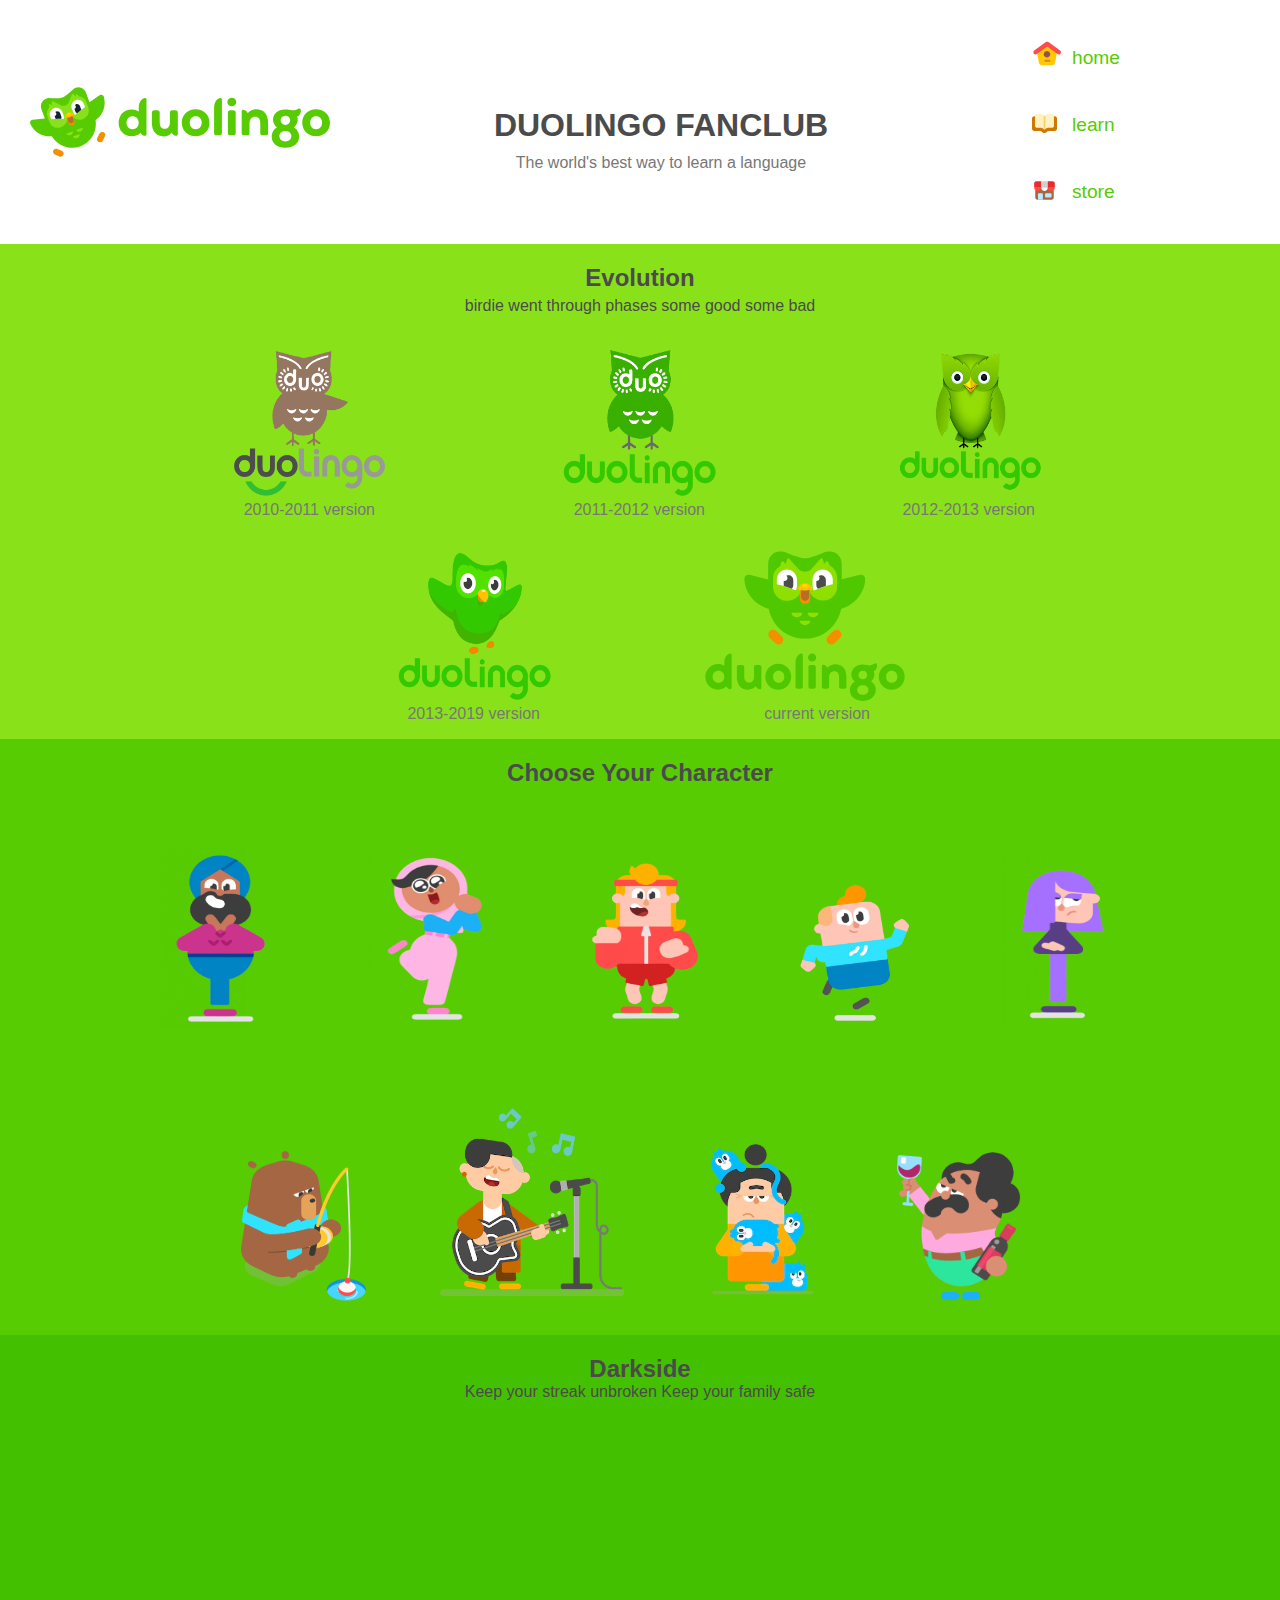
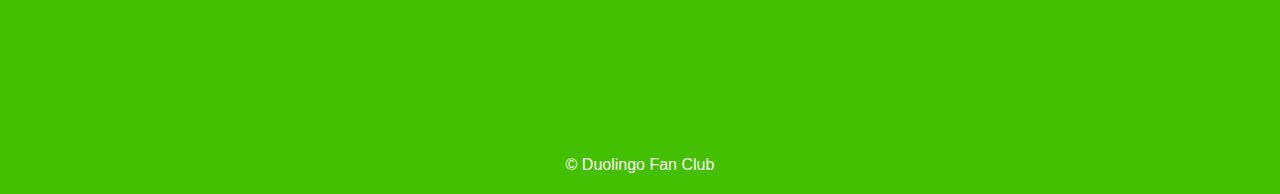
<file: index.html>
<!DOCTYPE html>
<html lang="en">
<head>
    <meta charset="UTF-8">
    <meta http-equiv="X-UA-Compatible" content="IE=edge">
    <meta name="viewport" content="width=device-width, initial-scale=1.0">
    <title>Duolingo fanpage</title>
    <link rel="shortcut icon" type="image/png" href="pics/icon.svg">

    <link rel="stylesheet" type="text/css" href="style.css">
</head>
<body>
    <header class="headerclass">
        <img src="pics/logo.svg" height="150" class="logo"></img>
        <div class="header-container">
            <h1 class="h11">DUOLINGO FANCLUB</h1>
        <p class="slogan">The world's best way to learn a language</p>
        </div>
        
        <nav>
            <ul>
                <li>
                    <div>
                        <img src="pics/home.svg" width="30" height="30"></img>
                        <a href="index.html" class="home">home</a>
                    </div>
                </li>
                <li>
                    <div>
                    <img src="pics/learn.svg" width="25" height="25"></img>
                    <a href="https://www.duolingo.com/learn">learn</a>
                </div>
                </li>
                <li>
                    <img src="pics/store.svg" width="25" height="25"></img>
                    <a href="https://store.duolingo.com/">store</a>
                </li>
            </ul>
        </nav>
    </header>

    <main>
        <section class="evolution">
            <h2>Evolution</h2>
            <p>birdie went through phases some good some bad</p>
            <div class="div0">
            <div class="div1">
                <figure>
                <img src="pics/2010-2011.png"  alt="2010-2011 version" width="250" height="150"></img>
                <figcaption>2010-2011 version</figcaption>
            </figure>
            <figure>
                <img src="pics/2011-2012.png"  alt="2011-2012 version" width="250" height="150"></img>
                <figcaption>2011-2012 version</figcaption>
            </figure>
            <figure>
                <img src="pics/2012-2013.png"  alt="2012-2013 version" width="250" height="150"></img>
                <figcaption>2012-2013 version</figcaption>
            </figure>
            </div>
            <div class="div2">
            <figure>
                <img src="pics/2013-2019.png"  alt="2013-2019 version" width="250" height="150"></img>
                <figcaption>2013-2019 version</figcaption>
            </figure>
            <figure>
                <img src="pics/portrait-lockup.svg"  alt="current version" width="250" height="150"></img>
                <figcaption>current version</figcaption>
            </figure>
            </div></div>
        </section>
        <section class="character">
            <h2>Choose Your Character</h2>
            <div class="all">
            <div class="h11">
            <a href="characters.html#vikram"><img src="characterspics/vikram/Duolingo-Vikram-2-622x1024.webp" width="125" height="180"></img></a>
            <a href="characters.html#zari"><img src="characterspics/zari/Zari_2.webp" width="130" height="180"></img></a>
            <a href="characters.html#eddy"><img src="characterspics/eddy/eddy1.webp" width="125" height="170"></img></a>
            <a href="characters.html#junior"><img src="characterspics/junior/Duolingo-Junior-1-740x1024.webp" width="125" height="150"></img></a>
            <a href="characters.html#lily"><img src="characterspics/lily/Duolingo-Lily-1-541x1024.webp" width="120" height="170"></img></a>
        </div><div class="h12">
            <a href="characters.html#falstaff"><img src="characterspics/falstaff/Nuevo_Falstaff_2.webp" width="125" height="150"></img></a>
            <a href="characters.html#lin"><img src="characterspics/lin/Lin---On-Stage-1.png" width="200" height="200"></img></a>
            <a href="characters.html#lucy"><img src="characterspics/lucy/Lucy_con_gatos.webp" width="130" height="170"></img></a>
            <a href="characters.html#oscar"><img src="characterspics/oscar/oscar_wine.png" width="150" height="155"></img></a>
        </div></div>
        </section>
        <section class="darkside">
            <h2>Darkside</h2>
            <div>
                <p>Keep your streak unbroken Keep your family safe</p>
                <iframe width="560" height="315" src="https://www.youtube.com/embed/8wc83qX6oNM" frameborder="0" allow="accelerometer; autoplay; clipboard-write; encrypted-media; gyroscope; picture-in-picture" allowfullscreen></iframe>
            </div>
        </section>
    </main>
    <footer>&copy; Duolingo Fan Club</footer>
</body>
</html>
</file>
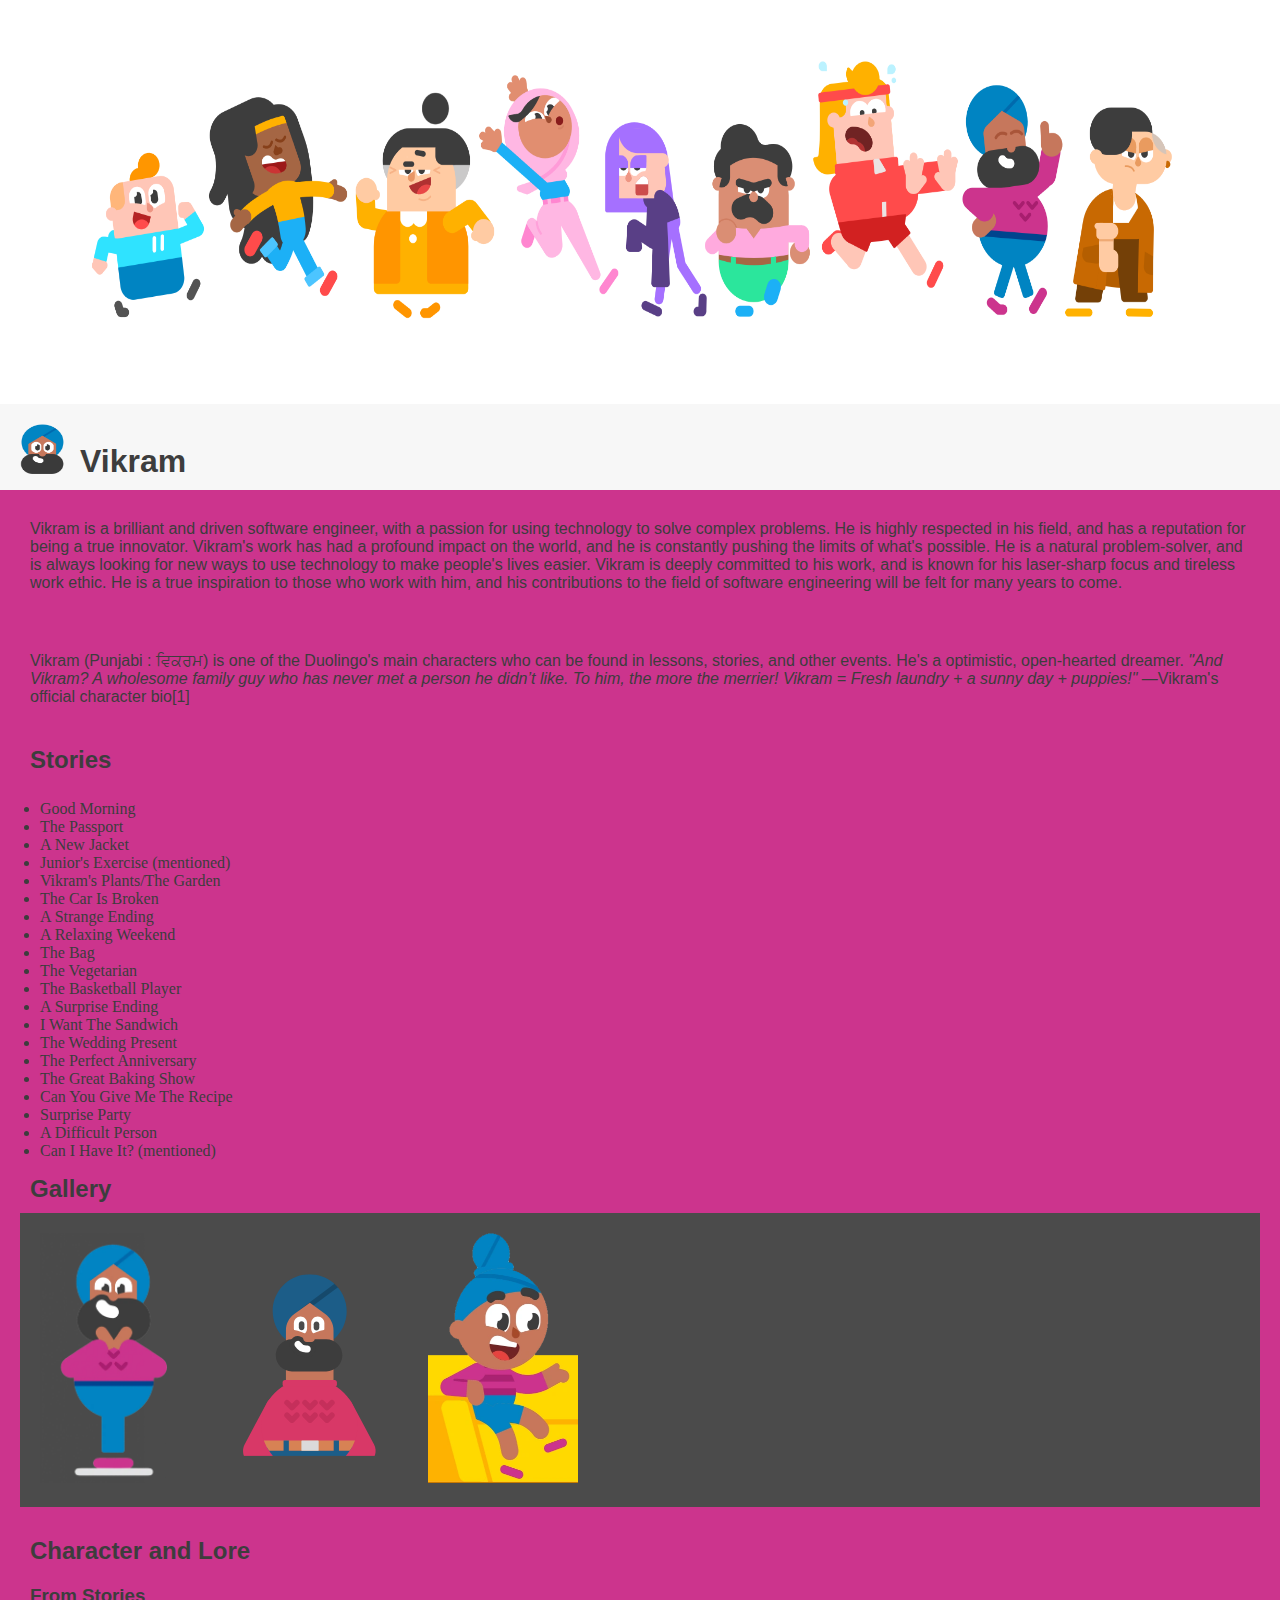
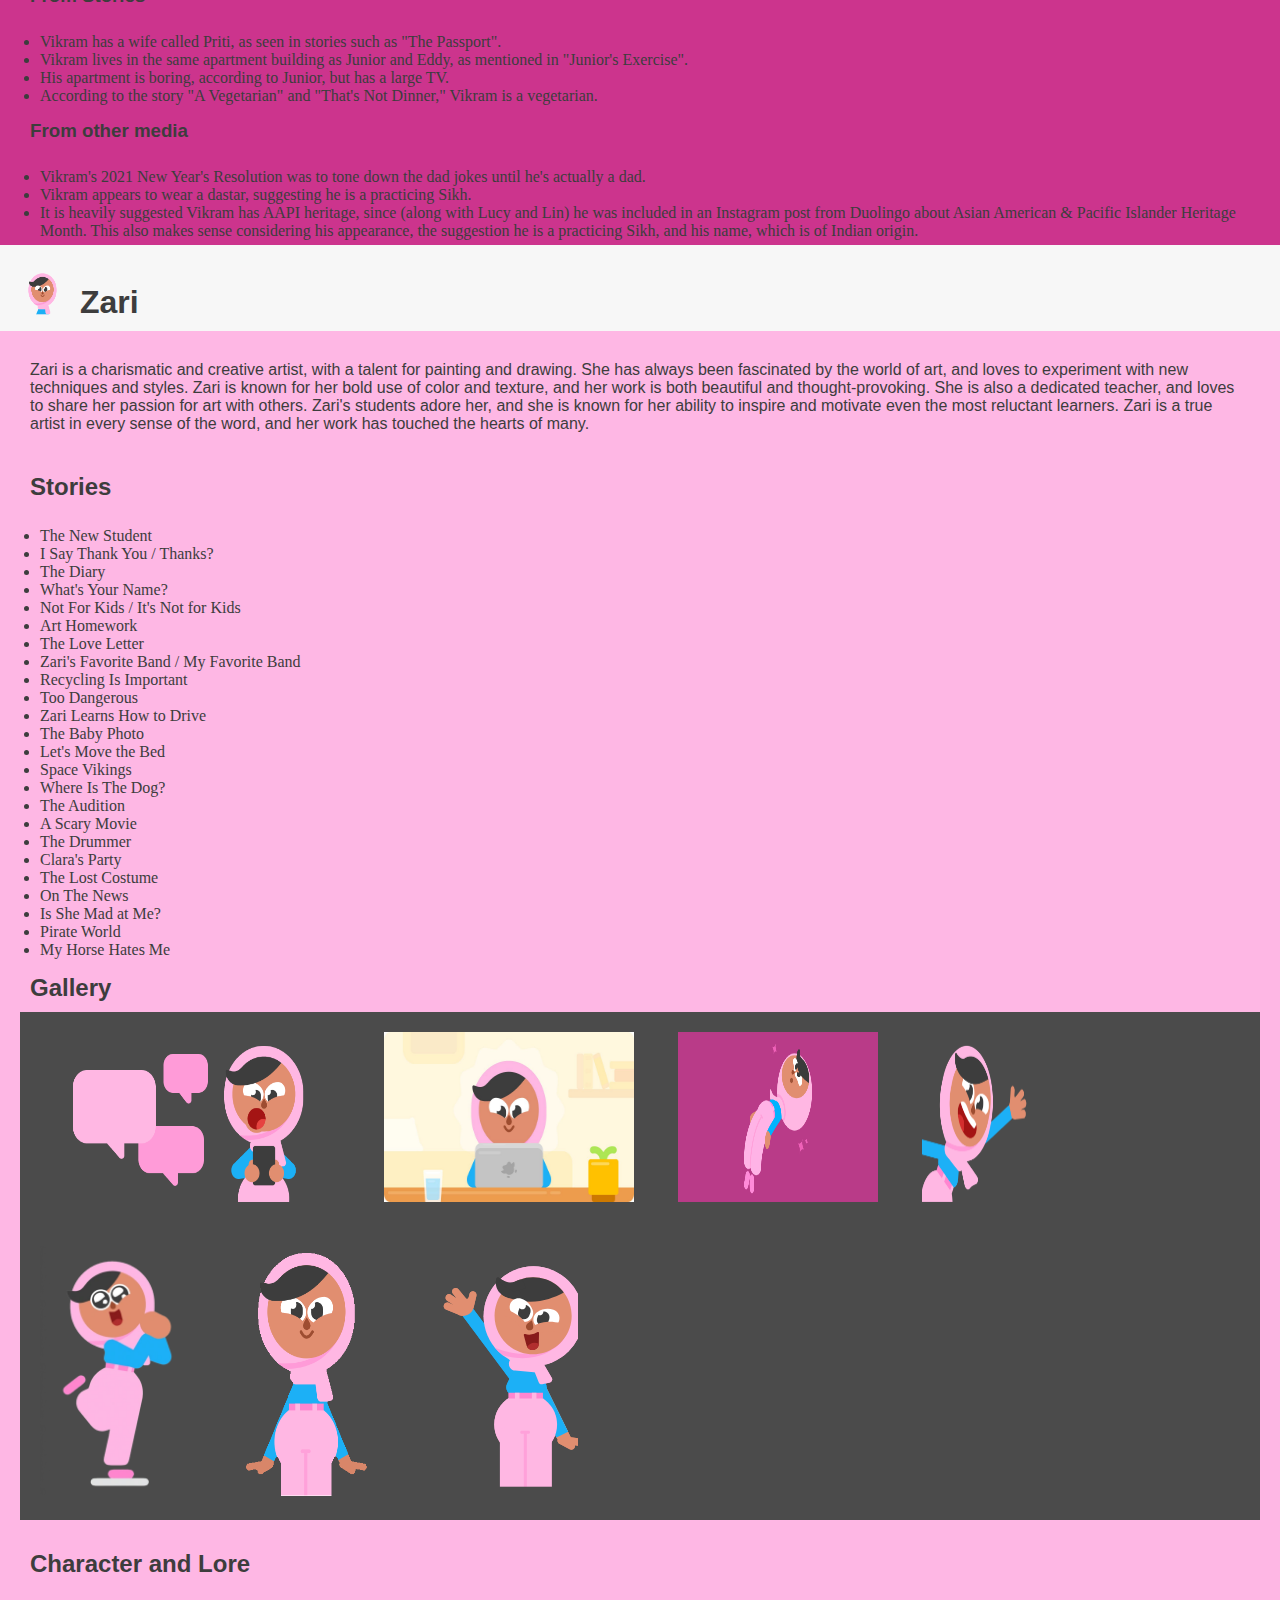
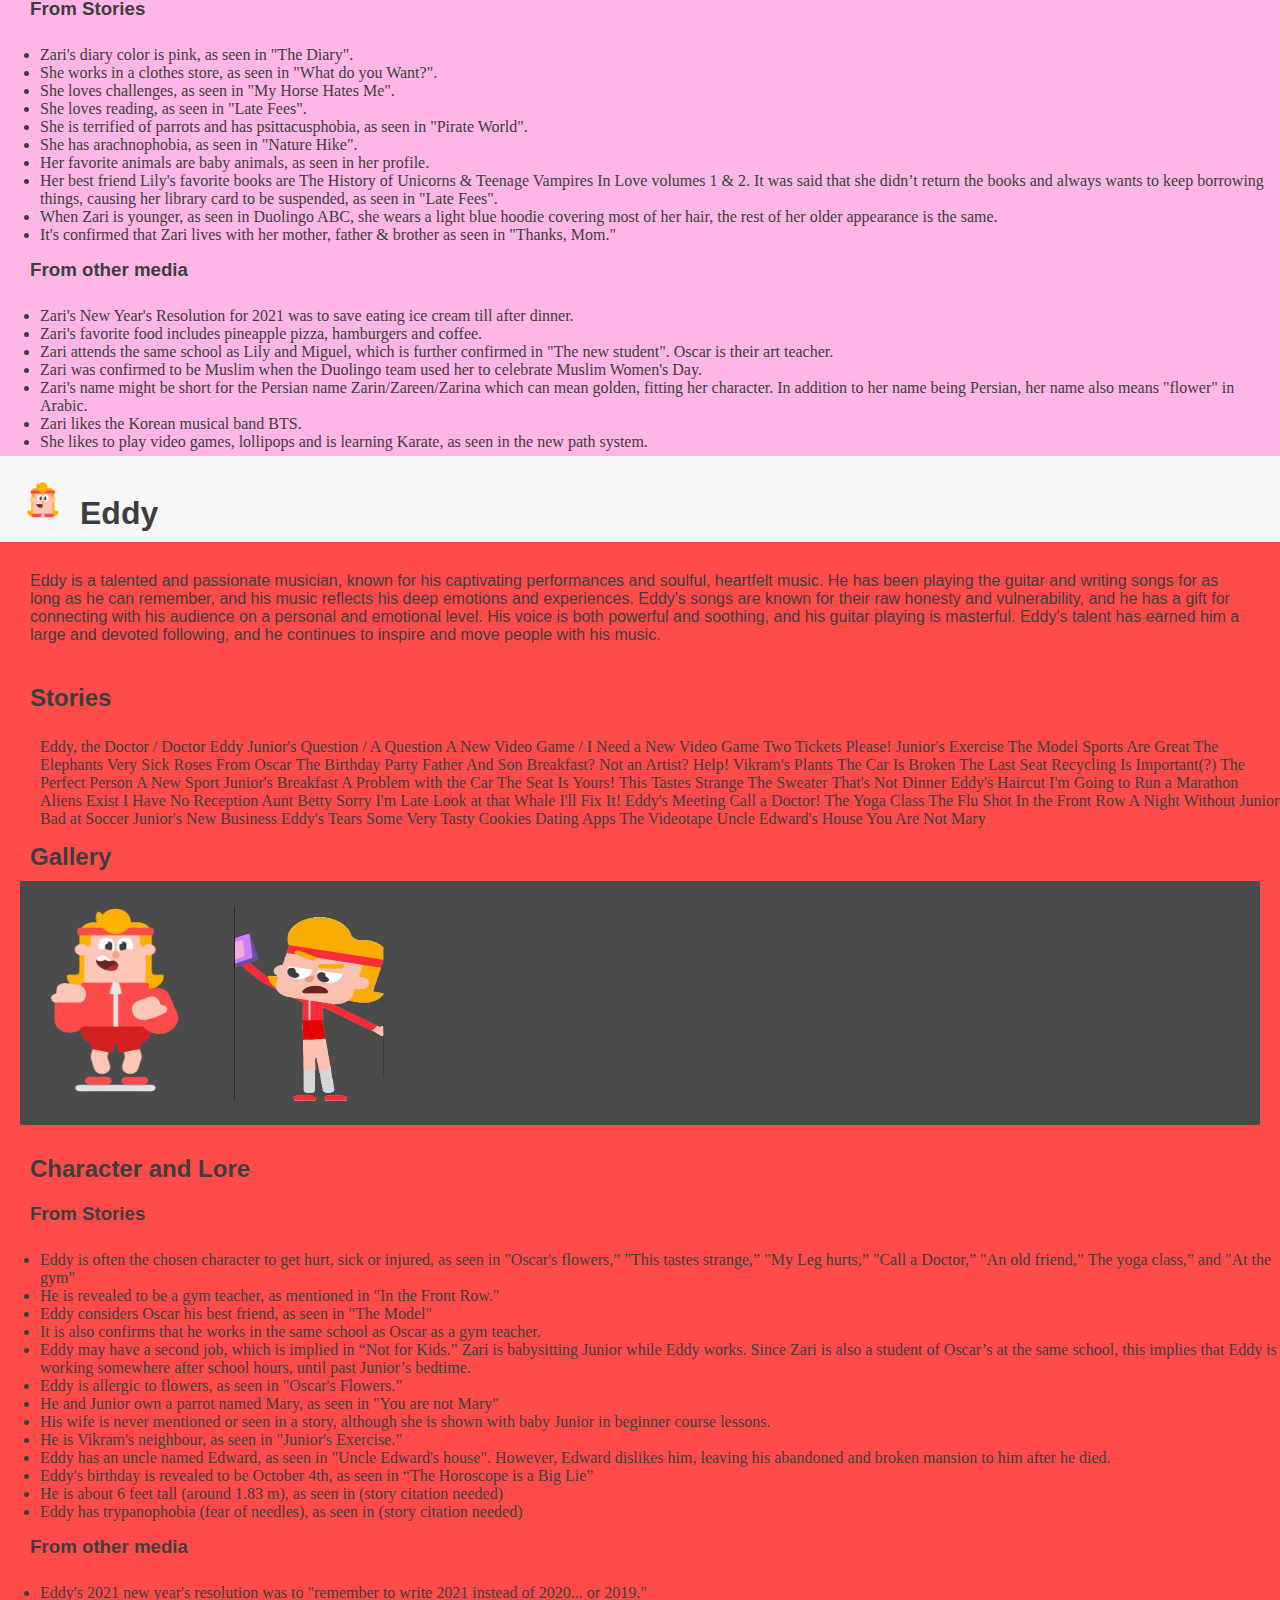
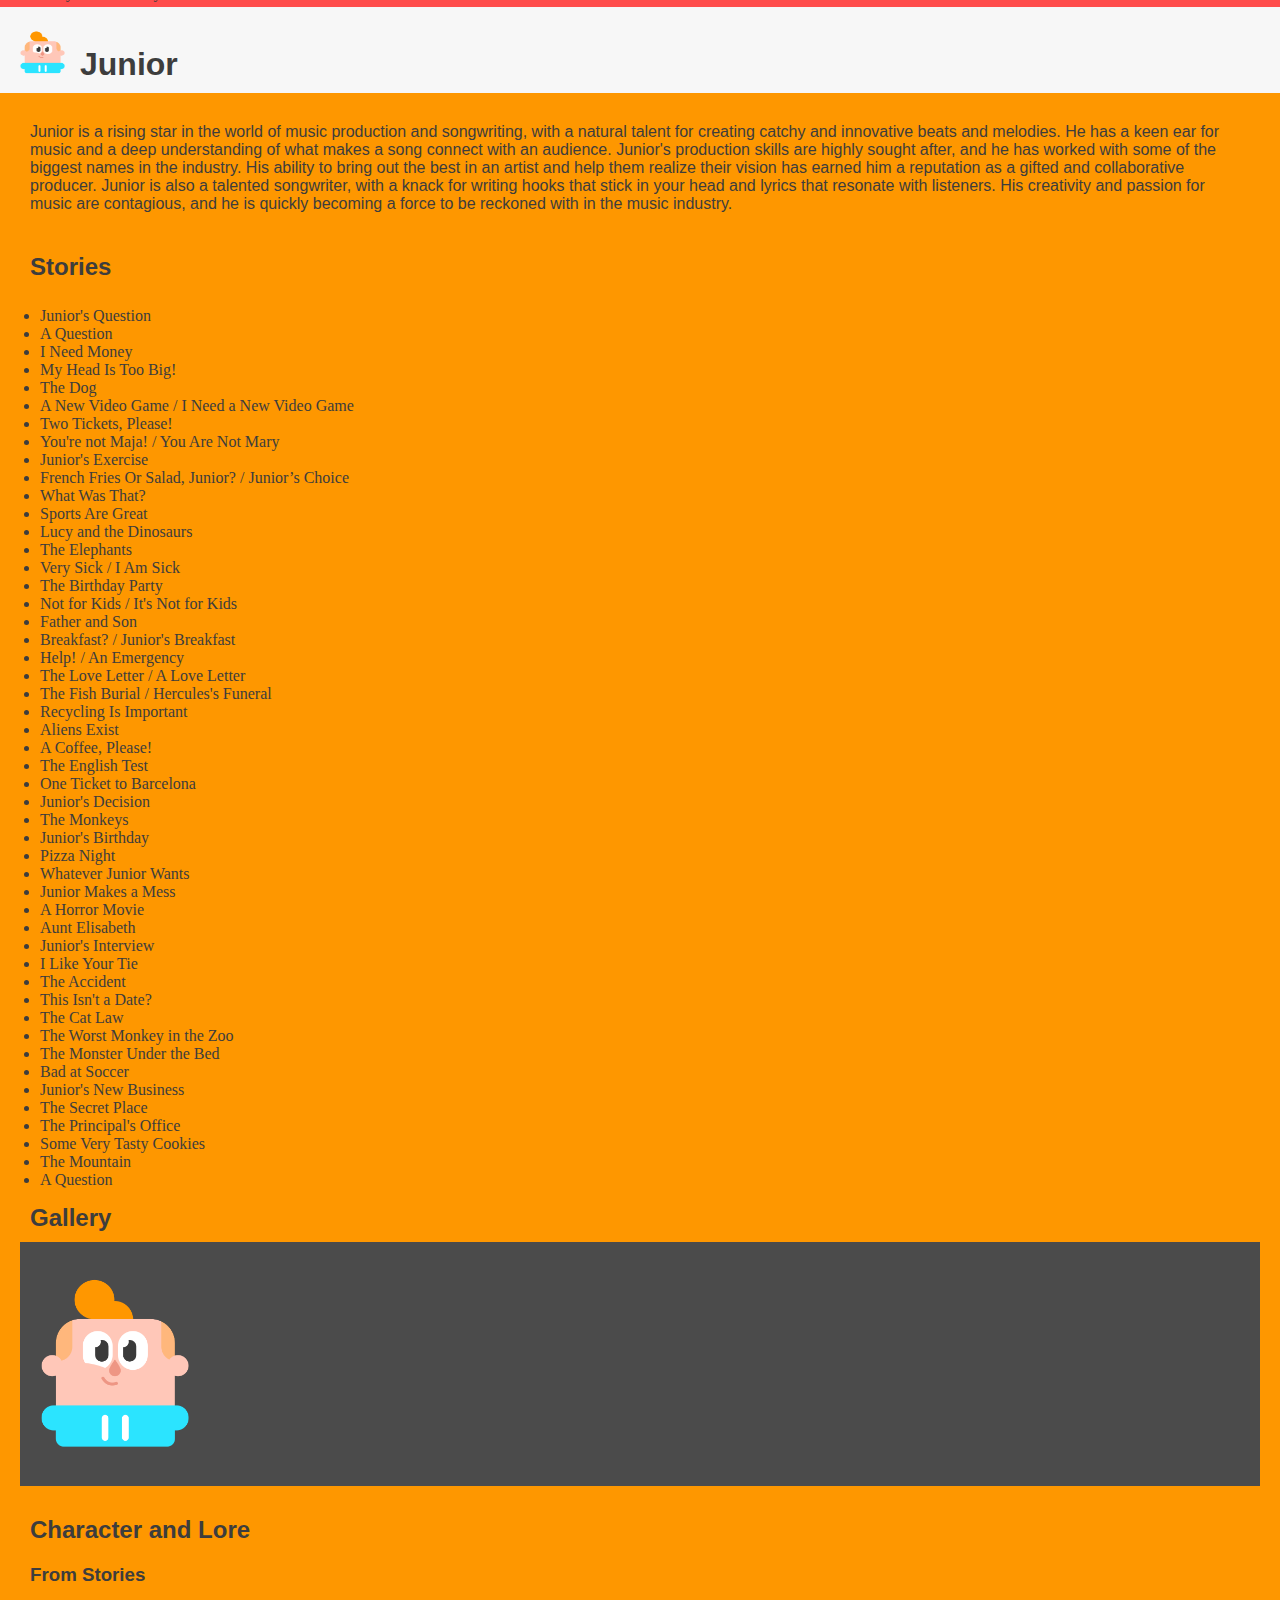
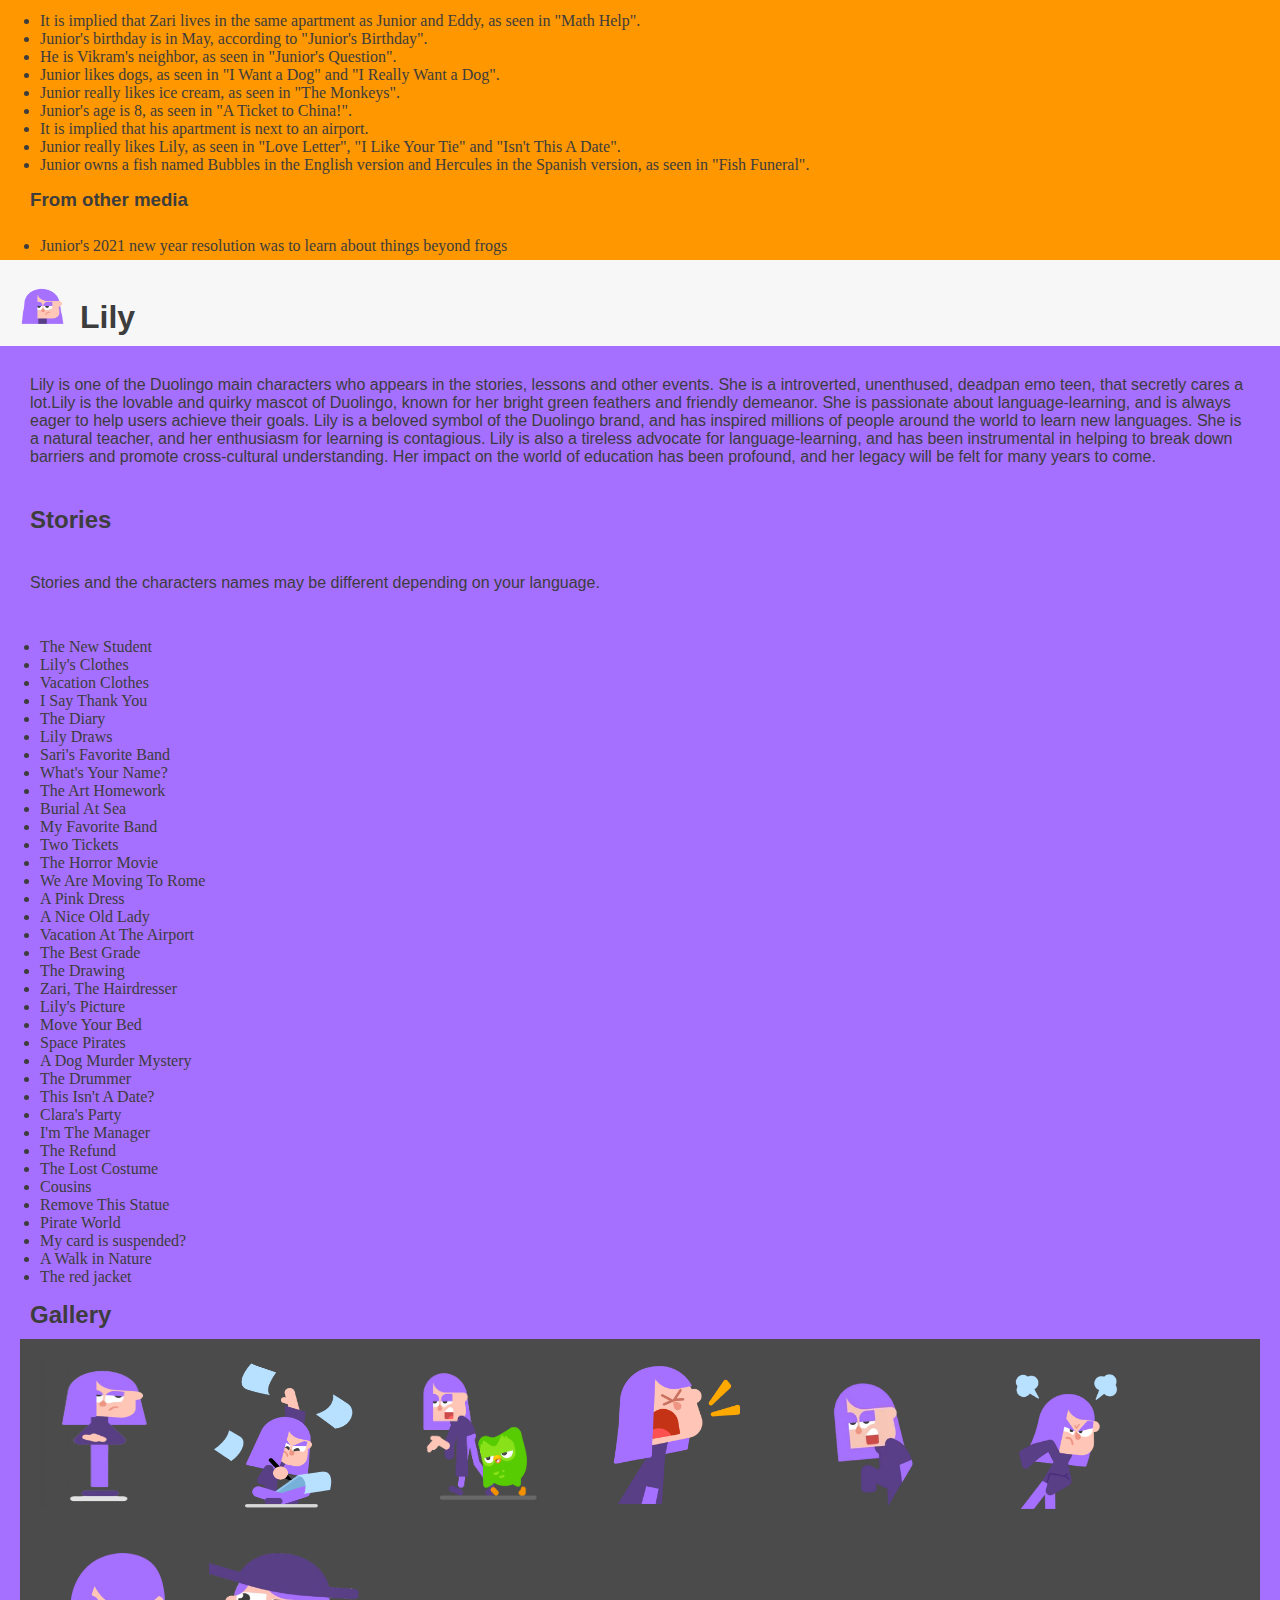
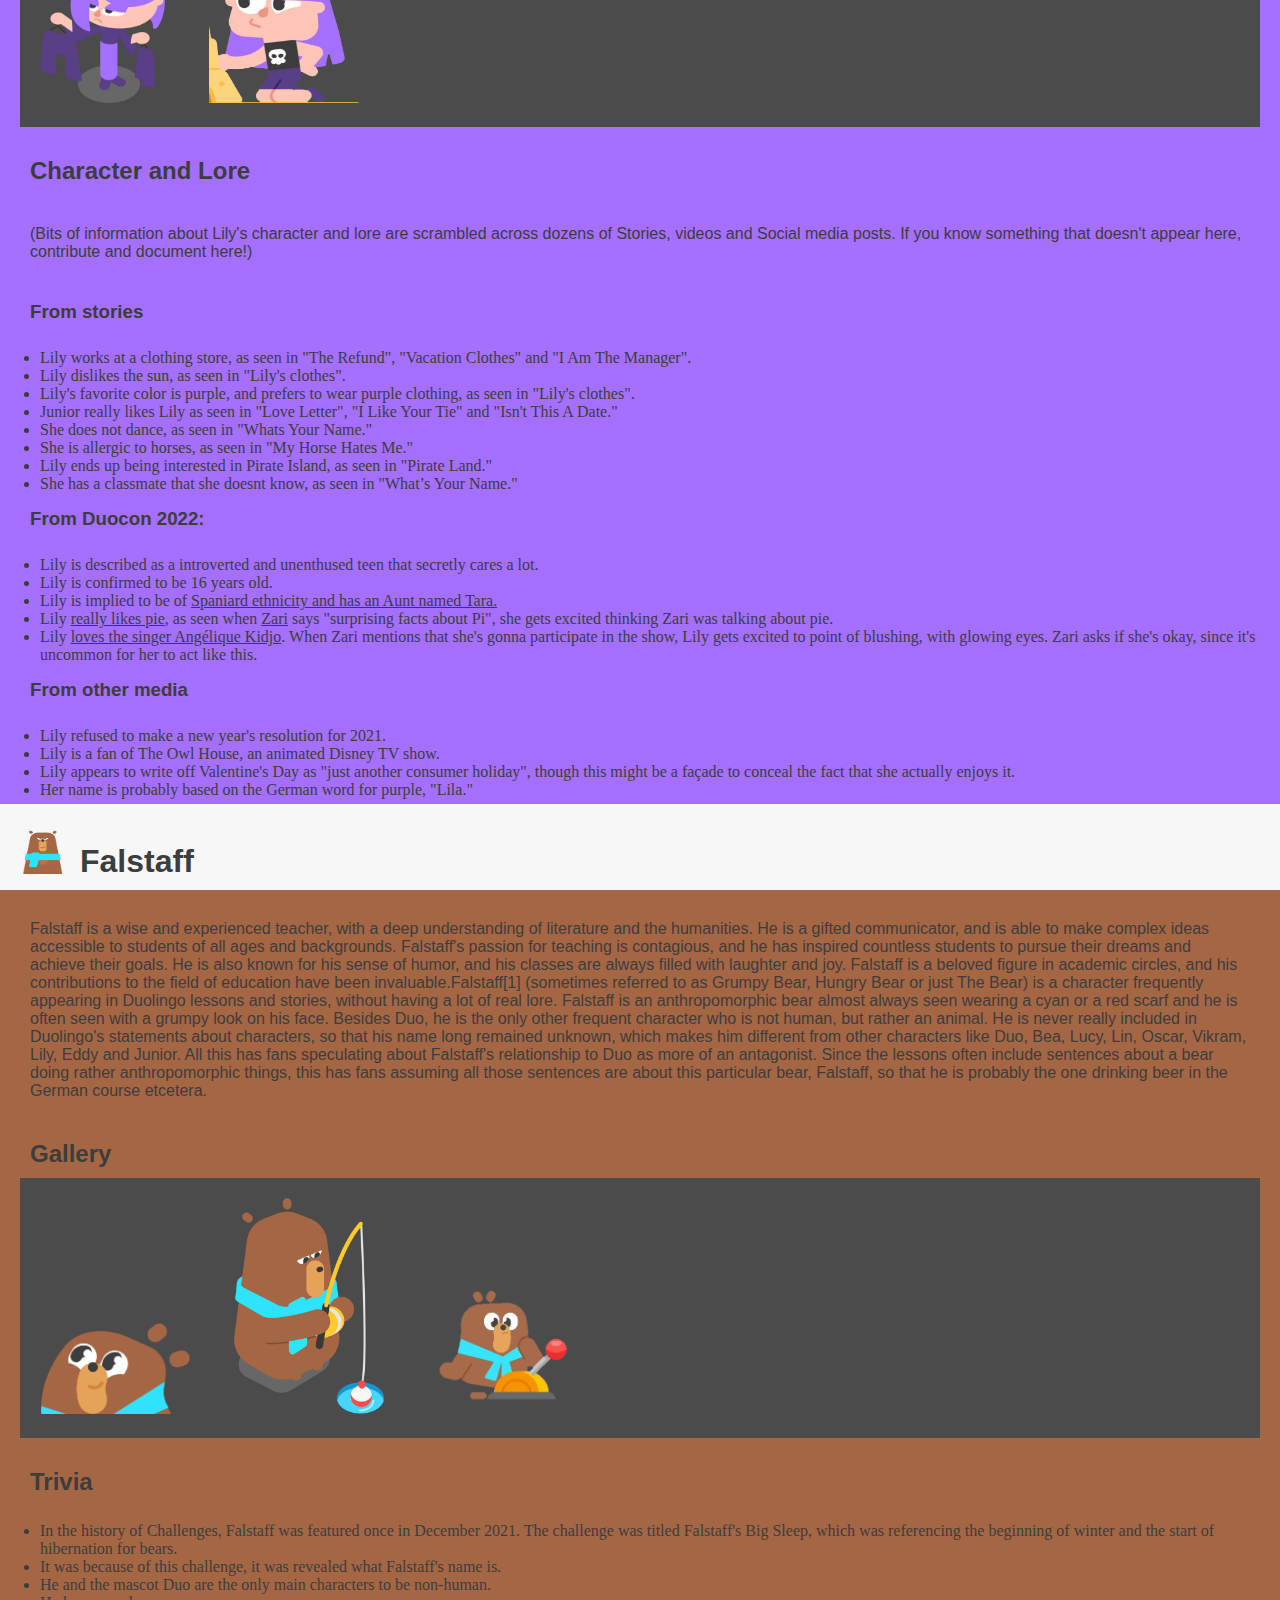
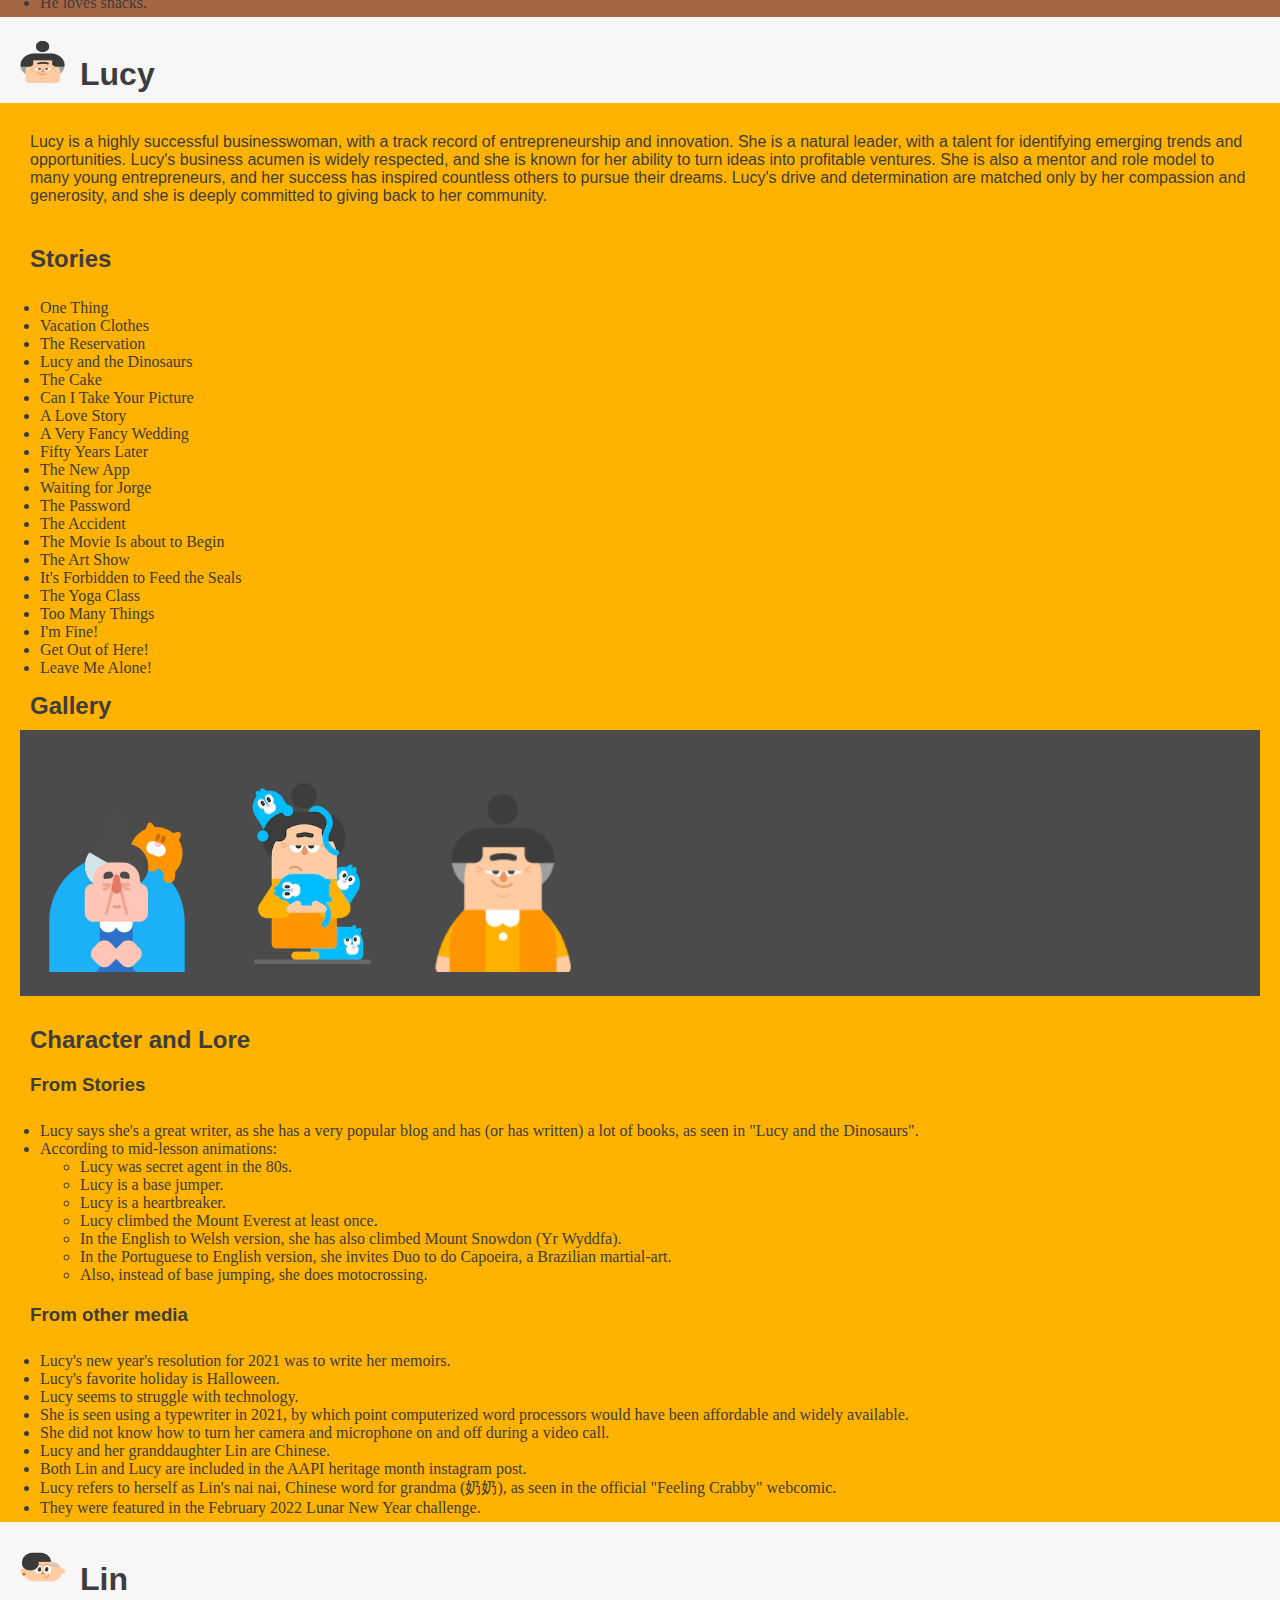
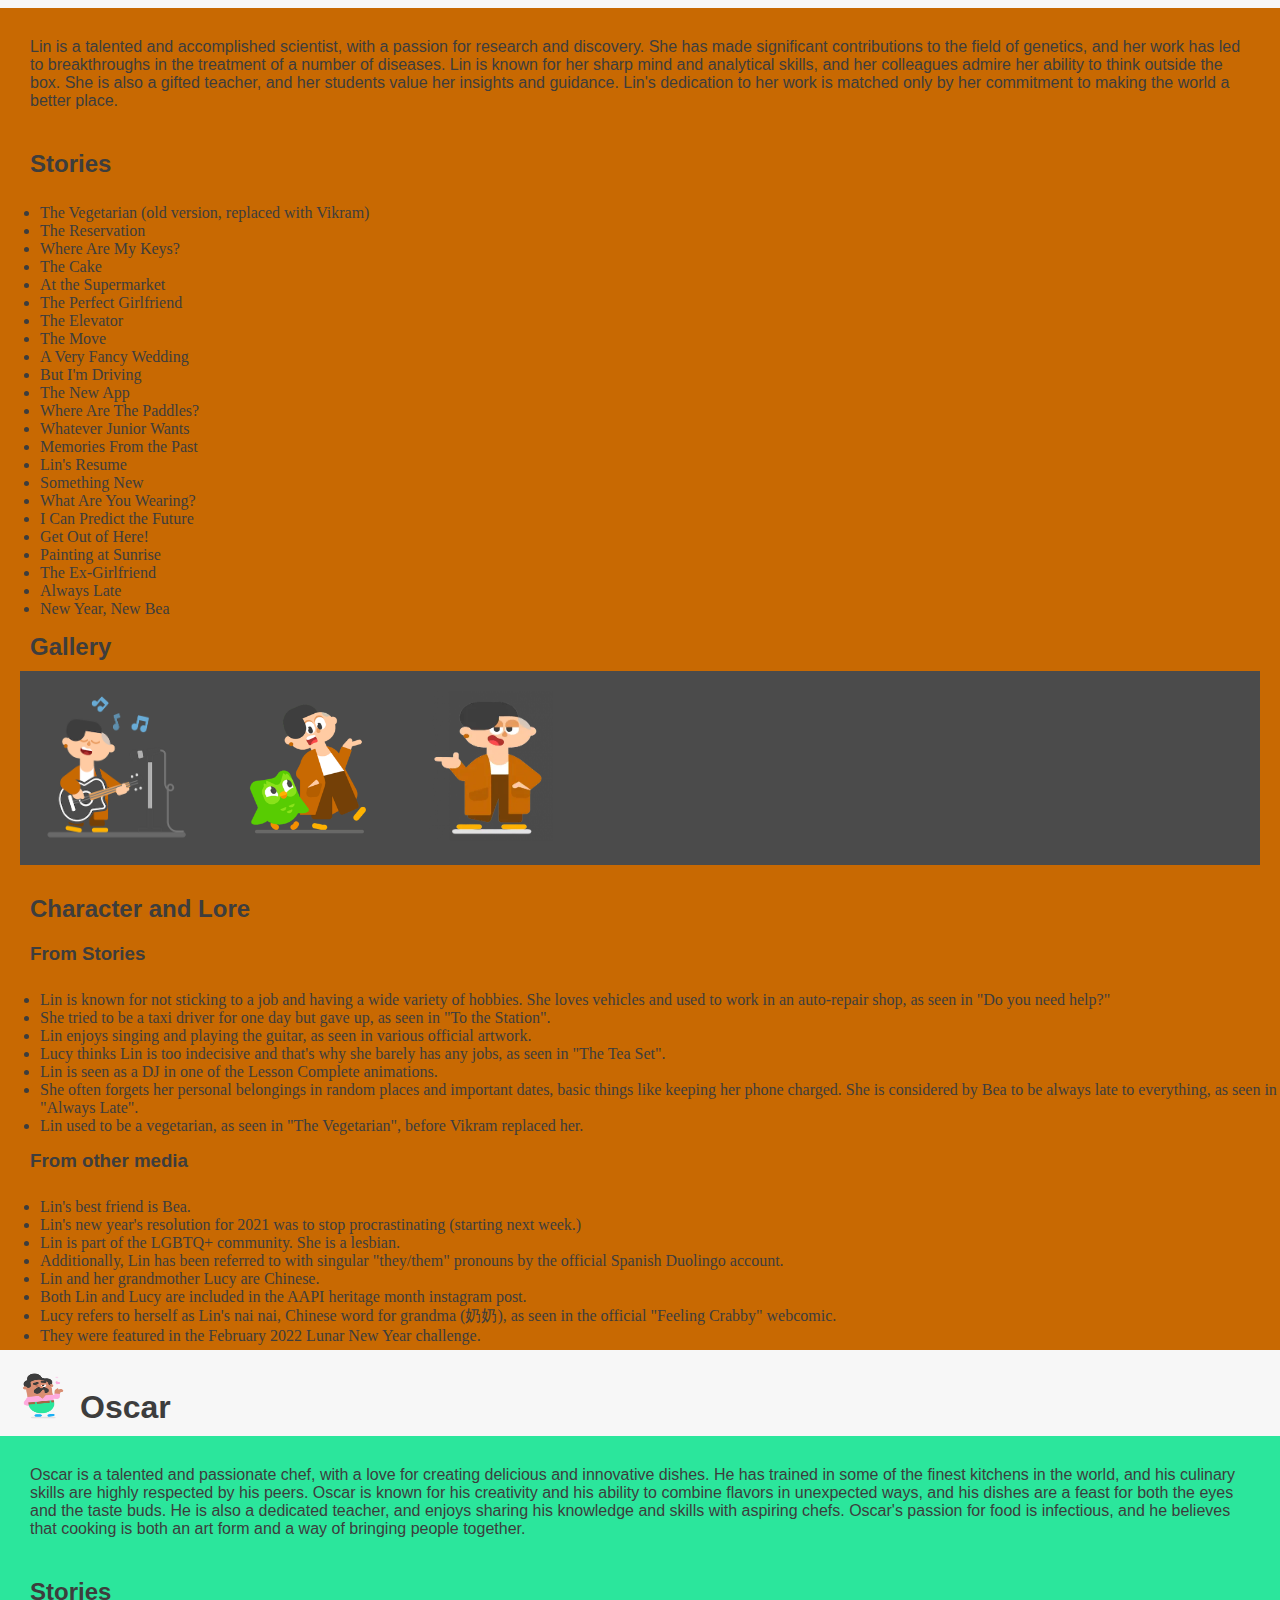
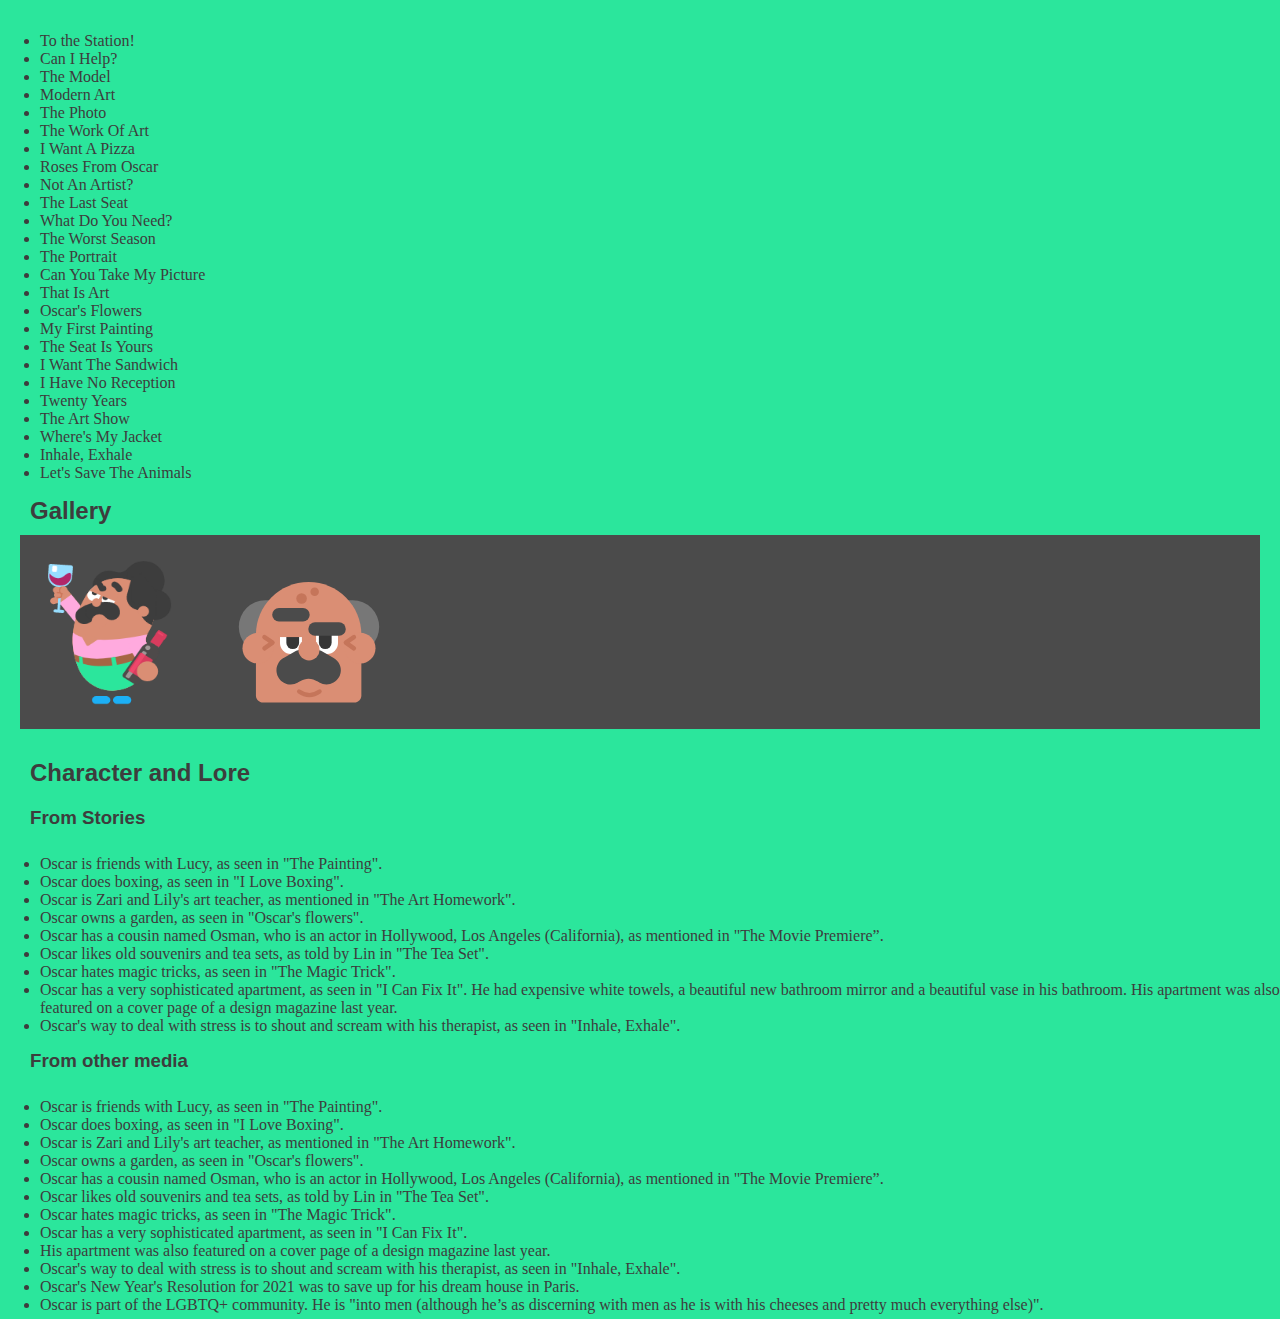
<file: characters.html>
<!DOCTYPE html>
<html lang="en">
<head>
    <meta charset="UTF-8">
    <meta http-equiv="X-UA-Compatible" content="IE=edge">
    <meta name="viewport" content="width=device-width, initial-scale=1.0">
    <title>Duolingo Characters</title>
    <link rel="shortcut icon" type="image/png" href="characterspics/icon2.png">
    <link rel="stylesheet" type="text/css" href="stylecharac.css">
    <link rel="preconnect" href="https://fonts.googleapis.com">
<link rel="preconnect" href="https://fonts.gstatic.com" crossorigin>
<link href="https://fonts.googleapis.com/css2?family=Mr+Dafoe&display=swap" rel="stylesheet">
</head>
<body>
    <header>
        <img src="characterspics/fam.png"></img>
    </header>
    <main>
        <section id="vikram">
            <header>
                <img src="characterspics/vikram/Vikram_icon.png"></img>
                <h1>Vikram</h1>
            </header>
            
            <p>Vikram is a brilliant and driven software engineer, with a passion for using technology to solve complex problems. He is highly respected in his field, and has a reputation for being a true innovator. Vikram's work has had a profound impact on the world, and he is constantly pushing the limits of what's possible. He is a natural problem-solver, and is always looking for new ways to use technology to make people's lives easier. Vikram is deeply committed to his work, and is known for his laser-sharp focus and tireless work ethic. He is a true inspiration to those who work with him, and his contributions to the field of software engineering will be felt for many years to come.</p>
            <p>Vikram (Punjabi : ਵਿਕਰਮ) is one of the Duolingo's main characters who can be found in lessons, stories, and other events. He's a optimistic, open-hearted dreamer.

              <em>  "And Vikram? A wholesome family guy who has never met a person he didn’t like. To him, the more the merrier!
                Vikram = Fresh laundry + a sunny day + puppies!"</em>
                ―Vikram's official character bio[1]</p>
            <h2>Stories</h2>
            <ul>
                <li>Good Morning</li>
                <li>The Passport</li>
                <li>A New Jacket</li>
                <li>Junior's Exercise (mentioned)</li>
                <li>Vikram's Plants/The Garden</li>
                <li>The Car Is Broken</li>
                <li>A Strange Ending</li>
                <li>A Relaxing Weekend</li>
                <li>The Bag</li>
                <li>The Vegetarian</li>
                <li>The Basketball Player</li>
                <li>A Surprise Ending</li>
                <li>I Want The Sandwich</li>
                <li>The Wedding Present</li>
                <li>The Perfect Anniversary</li>
                <li>The Great Baking Show</li>
                <li>Can You Give Me The Recipe</li>
                <li>Surprise Party</li>
                <li>A Difficult Person</li>
                <li>Can I Have It? (mentioned)</li>
              </ul>
              
            
            <h2>Gallery</h2><div>
            <img src="characterspics/vikram/Duolingo-Vikram-2-622x1024.webp" width="150" height="250"></img>
            <img src="characterspics/vikram/Early_vikram4.svg" width="150" height="250"></img>
            <img src="characterspics/vikram/Young_vikram.webp" width="150" height="250"></img>
        </div>
        <h2>Character and Lore</h2>
            <h3>From Stories</h3>
            <ul>
                <li>Vikram has a wife called Priti, as seen in stories such as "The Passport".</li>
                <li>Vikram lives in the same apartment building as Junior and Eddy, as mentioned in "Junior's Exercise".</li>
                <li>His apartment is boring, according to Junior, but has a large TV.</li>
                <li>According to the story "A Vegetarian" and "That's Not Dinner," Vikram is a vegetarian.</li>
              </ul>
              
            <h3>From other media</h3>
            <ul>
                <li>Vikram's 2021 New Year's Resolution was to tone down the dad jokes until he's actually a dad.</li>
                <li>Vikram appears to wear a dastar, suggesting he is a practicing Sikh.</li>
                <li>It is heavily suggested Vikram has AAPI heritage, since (along with Lucy and Lin) he was included in an Instagram post from Duolingo about Asian American &amp; Pacific Islander Heritage Month. This also makes sense considering his appearance, the suggestion he is a practicing Sikh, and his name, which is of Indian origin.</li>
              </ul>
              
        </section>
        <section id="zari">
            <header>
                <img src="characterspics/zari/zari-icon.png"></img>
                <h1>Zari</h1>
            </header>
            <p>Zari is a charismatic and creative artist, with a talent for painting and drawing. She has always been fascinated by the world of art, and loves to experiment with new techniques and styles. Zari is known for her bold use of color and texture, and her work is both beautiful and thought-provoking. She is also a dedicated teacher, and loves to share her passion for art with others. Zari's students adore her, and she is known for her ability to inspire and motivate even the most reluctant learners. Zari is a true artist in every sense of the word, and her work has touched the hearts of many.</p>
            <h2>Stories</h2>
            <ul>
                <li>The New Student</li>
                <li>I Say Thank You / Thanks?</li>
                <li>The Diary</li>
                <li>What's Your Name?</li>
                <li>Not For Kids / It's Not for Kids</li>
                <li>Art Homework</li>
                <li>The Love Letter</li>
                <li>Zari's Favorite Band / My Favorite Band</li>
                <li>Recycling Is Important</li>
                <li>Too Dangerous</li>
                <li>Zari Learns How to Drive</li>
                <li>The Baby Photo</li>
                <li>Let's Move the Bed</li>
                <li>Space Vikings</li>
                <li>Where Is The Dog?</li>
                <li>The Audition</li>
                <li>A Scary Movie</li>
                <li>The Drummer</li>
                <li>Clara's Party</li>
                <li>The Lost Costume</li>
                <li>On The News</li>
                <li>Is She Mad at Me?</li>
                <li>Pirate World</li>
                <li>My Horse Hates Me</li>
                </ul>
            <h2>Gallery</h2>
            <div>
            <img src="characterspics/zari/pro-tip-repeat-2.png" width="300" height="170"></img>
            <img src="characterspics/zari/ttx_happy_zari-2.jpg" width="250" height="170"></img>
            <img src="characterspics/zari/zari-676x260.png" width="200" height="170"></img>
            <img src="characterspics/zari/zari-wave.png" width="150" height="170"></img>
            <img src="characterspics/zari/Zari_2.webp" width="150" height="250"></img>
            <img src="characterspics/zari/Zari_current.webp" width="150" height="250"></img>
            <img src="characterspics/zari/Zari_practice_review_voice.svg" width="150" height="250"></img>
            </div> 
            <h2>Character and Lore</h2>
            <h3>From Stories</h3>
            <ul>
                <li>Zari's diary color is pink, as seen in "The Diary".</li>
                <li>She works in a clothes store, as seen in "What do you Want?".</li>
                <li>She loves challenges, as seen in "My Horse Hates Me".</li>
                <li>She loves reading, as seen in "Late Fees".</li>
                <li>She is terrified of parrots and has psittacusphobia, as seen in "Pirate World".</li>
                <li>She has arachnophobia, as seen in "Nature Hike".</li>
                <li>Her favorite animals are baby animals, as seen in her profile.</li>
                <li>Her best friend Lily's favorite books are The History of Unicorns & Teenage Vampires In Love volumes 1 & 2. It was said that she didn’t return the books and always wants to keep borrowing things, causing her library card to be suspended, as seen in "Late Fees".</li>
                <li>When Zari is younger, as seen in Duolingo ABC, she wears a light blue hoodie covering most of her hair, the rest of her older appearance is the same.</li>
                <li>It's confirmed that Zari lives with her mother, father & brother as seen in "Thanks, Mom."</li>
                </ul>
            <h3>From other media</h3>
            <ul>
                <li>Zari's New Year's Resolution for 2021 was to save eating ice cream till after dinner.</li>
                <li>Zari's favorite food includes pineapple pizza, hamburgers and coffee.</li>
                <li>Zari attends the same school as Lily and Miguel, which is further confirmed in "The new student". Oscar is their art teacher.</li>
                <li>Zari was confirmed to be Muslim when the Duolingo team used her to celebrate Muslim Women's Day.</li>
                <li>Zari's name might be short for the Persian name Zarin/Zareen/Zarina which can mean golden, fitting her character. In addition to her name being Persian, her name also means "flower" in Arabic.</li>
                <li>Zari likes the Korean musical band BTS.</li>
                <li>She likes to play video games, lollipops and is learning Karate, as seen in the new path system.</li>
              </ul>  
        </section>
        <section id="eddy">
            <header>
            
            <img src="characterspics/eddy/Artboard-6-1.png"></img>
            <h1>Eddy</h1>
        </header>
            <p>Eddy is a talented and passionate musician, known for his captivating performances and soulful, heartfelt music. He has been playing the guitar and writing songs for as long as he can remember, and his music reflects his deep emotions and experiences. Eddy's songs are known for their raw honesty and vulnerability, and he has a gift for connecting with his audience on a personal and emotional level. His voice is both powerful and soothing, and his guitar playing is masterful. Eddy's talent has earned him a large and devoted following, and he continues to inspire and move people with his music.</p>
            <h2>Stories</h2>
            <ul>
                <il>Eddy, the Doctor / Doctor Eddy</il>
<il>Junior's Question / A Question</il>
<il>A New Video Game / I Need a New Video Game</il>
<il>Two Tickets Please!</il>
<il>Junior's Exercise</il>
<il>The Model</il>
<il>Sports Are Great</il>
<il>The Elephants</il>
<il>Very Sick</il>
<il>Roses From Oscar</il>
<il>The Birthday Party</il>
<il>Father And Son</il>
<il>Breakfast?</il>
<il>Not an Artist?</il>
<il>Help!</il>
<il>Vikram's Plants</il>
<il>The Car Is Broken</il>
<il>The Last Seat</il>
<il>Recycling Is Important(?)</il>
<il>The Perfect Person</il>
<il>A New Sport</il>
<il>Junior's Breakfast</il>
<il>A Problem with the Car</il>
<il>The Seat Is Yours!</il>
<il>This Tastes Strange</il>
<il>The Sweater</il>
<il>That's Not Dinner</il>
<il>Eddy's Haircut</il>
<il>I'm Going to Run a Marathon</il>
<il>Aliens Exist</il>
<il>I Have No Reception</il>
<il>Aunt Betty</il>
<il>Sorry I'm Late</il>
<il>Look at that Whale</il>
<il>I'll Fix It!</il>
<il>Eddy's Meeting</il>
<il>Call a Doctor!</il>
<il>The Yoga Class</il>
<il>The Flu Shot</il>
<il>In the Front Row</il>
<il>A Night Without Junior</il>
<il>Bad at Soccer</il>
<il>Junior's New Business</il>
<il>Eddy's Tears</il>
<il>Some Very Tasty Cookies</il>
<il>Dating Apps</il>
<il>The Videotape</il>
<il>Uncle Edward's House</il>
<il>You Are Not Mary</il>
            </ul>
            <h2>Gallery</h2>
            <div>
            <img src="characterspics/eddy/Duolingo-Eddy-1-640x1024.webp" width="150" height="200"></img>
            <img src="characterspics/eddy/Young_eddy.webp" width="150" height="200"></img>
        </div>
            <h2>Character and Lore</h2>
            <h3>From Stories</h3>
            <ul>
                <li>Eddy is often the chosen character to get hurt, sick or injured, as seen in "Oscar's flowers,” "This tastes strange,” "My Leg hurts,” "Call a Doctor,” "An old friend,” The yoga class,” and "At the gym"</li>
                <li>He is revealed to be a gym teacher, as mentioned in "In the Front Row."</li>
                <li>Eddy considers Oscar his best friend, as seen in "The Model"</li>
                <li>It is also confirms that he works in the same school as Oscar as a gym teacher.</li>
                <li>Eddy may have a second job, which is implied in “Not for Kids.” Zari is babysitting Junior while Eddy works. Since Zari is also a student of Oscar’s at the same school, this implies that Eddy is working somewhere after school hours, until past Junior’s bedtime.</li>
                <li>Eddy is allergic to flowers, as seen in "Oscar's Flowers.”</li>
                <li>He and Junior own a parrot named Mary, as seen in "You are not Mary"</li>
                <li>His wife is never mentioned or seen in a story, although she is shown with baby Junior in beginner course lessons.</li>
                <li>He is Vikram's neighbour, as seen in "Junior's Exercise.”</li>
                <li>Eddy has an uncle named Edward, as seen in "Uncle Edward's house". However, Edward dislikes him, leaving his abandoned and broken mansion to him after he died.</li>
                <li>Eddy's birthday is revealed to be October 4th, as seen in “The Horoscope is a Big Lie”</li>
                <li>He is about 6 feet tall (around 1.83 m), as seen in (story citation needed)</li>
                <li>Eddy has trypanophobia (fear of needles), as seen in (story citation needed)</li>
              </ul>
            <h3>From other media</h3>
            <ul><li>Eddy's 2021 new year's resolution was to "remember to write 2021 instead of 2020... or 2019."</li></ul>
        </section>

        <section id="junior">
            <header>
                <img src="characterspics/junior/Junior_icon.png"></img>
                <h1>Junior</h1>
            </header>
            
            <p>Junior is a rising star in the world of music production and songwriting, with a natural talent for creating catchy and innovative beats and melodies. He has a keen ear for music and a deep understanding of what makes a song connect with an audience. Junior's production skills are highly sought after, and he has worked with some of the biggest names in the industry. His ability to bring out the best in an artist and help them realize their vision has earned him a reputation as a gifted and collaborative producer. Junior is also a talented songwriter, with a knack for writing hooks that stick in your head and lyrics that resonate with listeners. His creativity and passion for music are contagious, and he is quickly becoming a force to be reckoned with in the music industry.</p>
            <h2>Stories</h2>
            <ul>
                <li>Junior's Question</li>
                <li>A Question</li>
                <li>I Need Money</li>
                <li>My Head Is Too Big!</li>
                <li>The Dog</li>
                <li>A New Video Game / I Need a New Video Game</li>
                <li>Two Tickets, Please!</li>
                <li>You're not Maja! / You Are Not Mary</li>
                <li>Junior's Exercise</li>
                <li>French Fries Or Salad, Junior? / Junior’s Choice</li>
                <li>What Was That?</li>
                <li>Sports Are Great</li>
                <li>Lucy and the Dinosaurs</li>
                <li>The Elephants</li>
                <li>Very Sick / I Am Sick</li>
                <li>The Birthday Party</li>
                <li>Not for Kids / It's Not for Kids</li>
                <li>Father and Son</li>
                <li>Breakfast? / Junior's Breakfast</li>
                <li>Help! / An Emergency</li>
                <li>The Love Letter / A Love Letter</li>
                <li>The Fish Burial / Hercules's Funeral</li>
                <li>Recycling Is Important</li>
                <li>Aliens Exist</li>
                <li>A Coffee, Please!</li>
                <li>The English Test</li>
                <li>One Ticket to Barcelona</li>
                <li>Junior's Decision</li>
                <li>The Monkeys</li>
                <li>Junior's Birthday</li>
                <li>Pizza Night</li>
                <li>Whatever Junior Wants</li>
                <li>Junior Makes a Mess</li>
                <li>A Horror Movie</li>
                <li>Aunt Elisabeth</li>
                <li>Junior's Interview</li>
                <li>I Like Your Tie</li>
                <li>The Accident</li>
                <li>This Isn't a Date?</li>
                <li>The Cat Law</li>
                <li>The Worst Monkey in the Zoo</li>
                <li>The Monster Under the Bed</li>
                <li>Bad at Soccer</li>
                <li>Junior's New Business</li>
                <li>The Secret Place</li>
                <li>The Principal's Office</li>
                <li>Some Very Tasty Cookies</li>
                <li>The Mountain</li>
                <li>A Question</li>
                </ul>
                
                
                
            <h2>Gallery</h2>
            <div>
                <img src="characterspics/junior/Junior_icon.png" width="150" length="150"></img>
            </div>
            <h2>Character and Lore</h2>
            <h3>From Stories</h3>
            <ul>
                <li>It is implied that Zari lives in the same apartment as Junior and Eddy, as seen in "Math Help".</li>
                <li>Junior's birthday is in May, according to "Junior's Birthday".</li>
                <li>He is Vikram's neighbor, as seen in "Junior's Question".</li>
                <li>Junior likes dogs, as seen in "I Want a Dog" and "I Really Want a Dog".</li>
                <li>Junior really likes ice cream, as seen in "The Monkeys".</li>
                <li>Junior's age is 8, as seen in "A Ticket to China!".</li>
                <li>It is implied that his apartment is next to an airport.</li>
                <li>Junior really likes Lily, as seen in "Love Letter", "I Like Your Tie" and "Isn't This A Date".</li>
                <li>Junior owns a fish named Bubbles in the English version and Hercules in the Spanish version, as seen in "Fish Funeral".</li>
                </ul>
            <h3>From other media</h3>
            <ul><li>Junior's 2021 new year resolution was to learn about things beyond frogs</li></ul>
        </section>
        <section id="lily">
            <header>
                <img src="characterspics/lily/Lily_icon.png">
                <h1>Lily</h1>
            </header>
            
            <p>Lily is one of the Duolingo main characters who appears in the stories, lessons and other events. She is a introverted, unenthused, deadpan emo teen, that secretly cares a lot.Lily is the lovable and quirky mascot of Duolingo, known for her bright green feathers and friendly demeanor. She is passionate about language-learning, and is always eager to help users achieve their goals. Lily is a beloved symbol of the Duolingo brand, and has inspired millions of people around the world to learn new languages. She is a natural teacher, and her enthusiasm for learning is contagious. Lily is also a tireless advocate for language-learning, and has been instrumental in helping to break down barriers and promote cross-cultural understanding. Her impact on the world of education has been profound, and her legacy will be felt for many years to come.</p>
            <h2>Stories</h2>
            <p>Stories and the characters names may be different depending on your language.</p>
            <ul>
                    <li>The New Student</li>
                    <li>Lily's Clothes</li>
                    <li>Vacation Clothes</li>
                    <li>I Say Thank You</li>
                    <li>The Diary</li>
                    <li>Lily Draws</li>
                    <li>Sari's Favorite Band</li>
                    <li>What's Your Name?</li>
                    <li>The Art Homework</li>
                    <li>Burial At Sea</li>
                    <li>My Favorite Band</li>
                    <li>Two Tickets</li>
                    <li>The Horror Movie</li>
                    <li>We Are Moving To Rome</li>
                    <li>A Pink Dress</li>
                    <li>A Nice Old Lady</li>
                    <li>Vacation At The Airport</li>
                    <li>The Best Grade</li>
                    <li>The Drawing</li>
                    <li>Zari, The Hairdresser</li>
                    <li>Lily's Picture</li>
                    <li>Move Your Bed</li>
                    <li>Space Pirates</li>
                    <li>A Dog Murder Mystery</li>
                    <li>The Drummer</li>
                    <li>This Isn't A Date?</li>
                    <li>Clara's Party</li>
                    <li>I'm The Manager</li>
                    <li>The Refund</li>
                    <li>The Lost Costume</li>
                    <li>Cousins</li>
                    <li>Remove This Statue</li>
                    <li>Pirate World</li>
                    <li>My card is suspended?</li>
                    <li>A Walk in Nature</li>
                    <li>The red jacket</li>
            </ul>
            
              <h2>Gallery</h2>
              <div>
                <img src="characterspics/lily/Duolingo-Lily-1-541x1024.webp" width="125" height="150"></img>
                <img src="characterspics/lily/Lily-Art-1.png" width="150" height="150"></img>
                <img src="characterspics/lily/Lily-Duo---Chat-Walk-2.png" width="150" height="150"></img>
                <img src="characterspics/lily/Lily-yell--1-.png" width="150" height="150"></img>
                <img src="characterspics/lily/Lily_5.webp" width="150" height="150"></img>
                <img src="characterspics/lily/Lily_angry.webp" width="150" height="150"></img>
                <img src="characterspics/lily/Nueva_Lily.webp" width="125" height="150"></img>
                <img src="characterspics/lily/Young_lily2.webp" width="150" height="150"></img>
              </div>
              <h2>Character and Lore</h2>
            <p>(Bits of information about Lily's character and lore are scrambled across dozens of Stories, videos and Social media posts. If you know something that doesn't appear here, contribute and document here!)</p>
            <h3>From stories</h3>
            <ul>
                <li>Lily works at a clothing store, as seen in "The Refund", "Vacation Clothes" and "I Am The Manager".</li>
                <li>Lily dislikes the sun, as seen in "Lily's clothes".</li>
                <li>Lily's favorite color is purple, and prefers to wear purple clothing, as seen in "Lily's clothes".</li>
                <li>Junior really likes Lily as seen in "Love Letter", "I Like Your Tie" and "Isn't This A Date."</li>
                <li>She does not dance, as seen in "Whats Your Name."</li>
                <li>She is allergic to horses, as seen in "My Horse Hates Me."</li>
                <li>Lily ends up being interested in Pirate Island, as seen in "Pirate Land."</li>
                <li>She has a classmate that she doesnt know, as seen in "What’s Your Name."</li>
              </ul>
              <h3>From Duocon 2022: </h3>
              <ul><li>Lily is described as a introverted and unenthused teen that secretly cares a lot.</li>
                <li>Lily is confirmed to be 16 years old.</li>
                <li>Lily is implied to be of <a target="_blank" rel="nofollow noreferrer noopener" class="external text" href="https://youtu.be/wD1X9hWHm5k?t=3740">Spaniard ethnicity and has an Aunt named Tara.</a></li>
                <li>Lily <a target="_blank" rel="nofollow noreferrer noopener" class="external text" href="https://youtu.be/wD1X9hWHm5k?t=999">really likes pie</a>, as seen when <a href="/wiki/Zari" title="Zari">Zari</a> says "surprising facts about Pi", she gets excited thinking Zari was talking about pie.</li>
                <li>Lily <a target="_blank" rel="nofollow noreferrer noopener" class="external text" href="https://youtu.be/wD1X9hWHm5k?t=6396">loves the singer Angélique Kidjo</a>. When Zari mentions that she's gonna participate in the show, Lily gets excited to point of blushing, with glowing eyes. Zari asks if she's okay, since it's uncommon for her to act like this.</li></ul>
              <h3>From other media</h3>
              <ul>
                <li>Lily refused to make a new year's resolution for 2021.</li>
                <li>Lily is a fan of The Owl House, an animated Disney TV show.</li>
                <li>Lily appears to write off Valentine's Day as "just another consumer holiday", though this might be a façade to conceal the fact that she actually enjoys it.</li>
                <li>Her name is probably based on the German word for purple, "Lila."</li>
              </ul>
        </section>
        <section id="falstaff">
            <header>
                <img src="characterspics/falstaff/Falstaff_current.webp"></img>
                <h1>Falstaff</h1>
            </header>
            
            <p>Falstaff is a wise and experienced teacher, with a deep understanding of literature and the humanities. He is a gifted communicator, and is able to make complex ideas accessible to students of all ages and backgrounds. Falstaff's passion for teaching is contagious, and he has inspired countless students to pursue their dreams and achieve their goals. He is also known for his sense of humor, and his classes are always filled with laughter and joy. Falstaff is a beloved figure in academic circles, and his contributions to the field of education have been invaluable.Falstaff[1] (sometimes referred to as Grumpy Bear, Hungry Bear or just The Bear) is a character frequently appearing in Duolingo lessons and stories, without having a lot of real lore. Falstaff is an anthropomorphic bear almost always seen wearing a cyan or a red scarf and he is often seen with a grumpy look on his face.
                Besides Duo, he is the only other frequent character who is not human, but rather an animal. He is never really included in Duolingo's statements about characters, so that his name long remained unknown, which makes him different from other characters like Duo, Bea, Lucy, Lin, Oscar, Vikram, Lily, Eddy and Junior. All this has fans speculating about Falstaff's relationship to Duo as more of an antagonist.
                Since the lessons often include sentences about a bear doing rather anthropomorphic things, this has fans assuming all those sentences are about this particular bear, Falstaff, so that he is probably the one drinking beer in the German course etcetera.</p>           
            <h2>Gallery</h2>
            <div>
                <img src="characterspics/falstaff/Cara_de_FoFo.webp" width="150" length="150"></img>
                <img src="characterspics/falstaff/Nuevo_Falstaff_2.webp" width="150" length="150"></img>
                <img src="characterspics/falstaff/Youngfalstaff.webp" width="150" length="150"></img>
            </div>
            <h2>Trivia</h2>
            <ul>
                <li>In the history of Challenges, Falstaff was featured once in December 2021. The challenge was titled Falstaff's Big Sleep, which was referencing the beginning of winter and the start of hibernation for bears. </li>
                <li>It was because of this challenge, it was revealed what Falstaff's name is.</li>
                <li>He and the mascot Duo are the only main characters to be non-human.</li>
                <li>He loves snacks.</li>
                </ul>
        </section>
        <section id="lucy">
            <header>
                <img src="characterspics/lucy/lucy-icon.png"></img>
                <h1>Lucy</h1>
            </header>
            
            <p>Lucy is a highly successful businesswoman, with a track record of entrepreneurship and innovation. She is a natural leader, with a talent for identifying emerging trends and opportunities. Lucy's business acumen is widely respected, and she is known for her ability to turn ideas into profitable ventures. She is also a mentor and role model to many young entrepreneurs, and her success has inspired countless others to pursue their dreams. Lucy's drive and determination are matched only by her compassion and generosity, and she is deeply committed to giving back to her community.</p>
            <h2>Stories</h2>
            <ul>
                <li>One Thing</li>
                <li>Vacation Clothes</li>
                <li>The Reservation</li>
                <li>Lucy and the Dinosaurs</li>
                <li>The Cake</li>
                <li>Can I Take Your Picture</li>
                <li>A Love Story</li>
                <li>A Very Fancy Wedding</li>
                <li>Fifty Years Later</li>
                <li>The New App</li>
                <li>Waiting for Jorge</li>
                <li>The Password</li>
                <li>The Accident</li>
                <li>The Movie Is about to Begin</li>
                <li>The Art Show</li>
                <li>It's Forbidden to Feed the Seals</li>
                <li>The Yoga Class</li>
                <li>Too Many Things</li>
                <li>I'm Fine!</li>
                <li>Get Out of Here!</li>
                <li>Leave Me Alone!</li>
              </ul>
            <h2>Gallery</h2>
            <div>
                <img src="characterspics/lucy/Early_lucy.svg" width="150" length="150"></img>
                <img src="characterspics/lucy/Lucy_con_gatos.webp" width="150" length="150"></img>
                <img src="characterspics/lucy/Lucy_current.webp" width="150" length="150"></img>
            </div>
            <h2>Character and Lore</h2>
            <h3>From Stories</h3>
            <ul>
                <li>Lucy says she's a great writer, as she has a very popular blog and has (or has written) a lot of books, as seen in "Lucy and the Dinosaurs".</li>
                <li>According to mid-lesson animations:</li>
                <ul>
                <li>Lucy was secret agent in the 80s.</li>
                <li>Lucy is a base jumper.</li>
                <li>Lucy is a heartbreaker.</li>
                <li>Lucy climbed the Mount Everest at least once.</li>
                <li>In the English to Welsh version, she has also climbed Mount Snowdon (Yr Wyddfa).</li>
                <li>In the Portuguese to English version, she invites Duo to do Capoeira, a Brazilian martial-art.</li>
                <li>Also, instead of base jumping, she does motocrossing.</li>
                </ul>
                </ul>
            <h3>From other media</h3>
            <ul>
                <li>Lucy's new year's resolution for 2021 was to write her memoirs.</li>
                <li>Lucy's favorite holiday is Halloween.</li>
                <li>Lucy seems to struggle with technology.</li>
                <li>She is seen using a typewriter in 2021, by which point computerized word processors would have been affordable and widely available.</li>
                <li>She did not know how to turn her camera and microphone on and off during a video call.</li>
                <li>Lucy and her granddaughter Lin are Chinese.</li>
                <li>Both Lin and Lucy are included in the AAPI heritage month instagram post.</li>
                <li>Lucy refers to herself as Lin's nai nai, Chinese word for grandma (奶奶), as seen in the official "Feeling Crabby" webcomic.</li>
                <li>They were featured in the February 2022 Lunar New Year challenge.</li>
                </ul>
        </section>
        <section id="lin">
            
            <header>
                <img src="characterspics/lin/Lin_icon.png"></img>
                <h1>Lin</h1>
            </header>
            <p>Lin is a talented and accomplished scientist, with a passion for research and discovery. She has made significant contributions to the field of genetics, and her work has led to breakthroughs in the treatment of a number of diseases. Lin is known for her sharp mind and analytical skills, and her colleagues admire her ability to think outside the box. She is also a gifted teacher, and her students value her insights and guidance. Lin's dedication to her work is matched only by her commitment to making the world a better place.</p>
            <h2>Stories</h2>
            <ul>
                <li>The Vegetarian (old version, replaced with Vikram)</li>
                <li>The Reservation</li>
                <li>Where Are My Keys?</li>
                <li>The Cake</li>
                <li>At the Supermarket</li>
                <li>The Perfect Girlfriend</li>
                <li>The Elevator</li>
                <li>The Move</li>
                <li>A Very Fancy Wedding</li>
                <li>But I'm Driving</li>
                <li>The New App</li>
                <li>Where Are The Paddles?</li>
                <li>Whatever Junior Wants</li>
                <li>Memories From the Past</li>
                <li>Lin's Resume</li>
                <li>Something New</li>
                <li>What Are You Wearing?</li>
                <li>I Can Predict the Future</li>
                <li>Get Out of Here!</li>
                <li>Painting at Sunrise</li>
                <li>The Ex-Girlfriend</li>
                <li>Always Late</li>
                <li>New Year, New Bea</li>
              </ul>
            
            <h2>Gallery</h2>
            <div>
                <img src="characterspics/lin/Lin---On-Stage-1.png" width="150" height="150"></img>
                <img src="characterspics/lin/Lin_duo_talking_duolingo.webp" width="150" height="150"></img>
                <img src="characterspics/lin/Lin_reference.webp" width="125" height="150"></img>
            </div>
            <h2>Character and Lore</h2>
            <h3>From Stories</h3>
            <ul>
                <li>Lin is known for not sticking to a job and having a wide variety of hobbies. She loves vehicles and used to work in an auto-repair shop, as seen in "Do you need help?"</li>
                <li>She tried to be a taxi driver for one day but gave up, as seen in "To the Station".</li>
                <li>Lin enjoys singing and playing the guitar, as seen in various official artwork.</li>
                <li>Lucy thinks Lin is too indecisive and that's why she barely has any jobs, as seen in "The Tea Set".</li>
                <li>Lin is seen as a DJ in one of the Lesson Complete animations.</li>
                <li>She often forgets her personal belongings in random places and important dates, basic things like keeping her phone charged. She is considered by Bea to be always late to everything, as seen in "Always Late".</li>
                <li>Lin used to be a vegetarian, as seen in "The Vegetarian", before Vikram replaced her.</li>
                </ul>
            <h3>From other media</h3>
            <ul>
                <li>Lin's best friend is Bea.</li>
                <li>Lin's new year's resolution for 2021 was to stop procrastinating (starting next week.)</li>
                <li>Lin is part of the LGBTQ+ community. She is a lesbian.</li>
                <li>Additionally, Lin has been referred to with singular "they/them" pronouns by the official Spanish Duolingo account.</li>
                <li>Lin and her grandmother Lucy are Chinese.</li>
                <li>Both Lin and Lucy are included in the AAPI heritage month instagram post.</li>
                <li>Lucy refers to herself as Lin's nai nai, Chinese word for grandma (奶奶), as seen in the official "Feeling Crabby" webcomic.</li>
                <li>They were featured in the February 2022 Lunar New Year challenge.</li>
              </ul>              
        </section>
        <section id="oscar">
            <header>
                <img src="characterspics/oscar/Duolingo-Oscar-1-679x1024.webp"></img>
                <h1>Oscar</h1>
            </header>
            
            <p>Oscar is a talented and passionate chef, with a love for creating delicious and innovative dishes. He has trained in some of the finest kitchens in the world, and his culinary skills are highly respected by his peers. Oscar is known for his creativity and his ability to combine flavors in unexpected ways, and his dishes are a feast for both the eyes and the taste buds. He is also a dedicated teacher, and enjoys sharing his knowledge and skills with aspiring chefs. Oscar's passion for food is infectious, and he believes that cooking is both an art form and a way of bringing people together.</p>
            <h2>Stories</h2>
            <ul><li>To the Station!</li>
                <li>Can I Help?</li>
                <li>The Model</li>
                <li>Modern Art</li>
                <li>The Photo</li>
                <li>The Work Of Art</li>
                <li>I Want A Pizza</li>
                <li>Roses From Oscar</li>
                <li>Not An Artist?</li>
                <li>The Last Seat</li>
                <li>What Do You Need?</li>
                <li>The Worst Season</li>
                <li>The Portrait</li>
                <li>Can You Take My Picture</li>
                <li>That Is Art</li>
                <li>Oscar's Flowers</li>
                <li>My First Painting</li>
                <li>The Seat Is Yours</li>
                <li>I Want The Sandwich</li>
                <li>I Have No Reception</li>
                <li>Twenty Years</li>
                <li>The Art Show</li>
                <li>Where's My Jacket</li>
                <li>Inhale, Exhale</li>
                <li>Let's Save The Animals</li></ul>
            
            <h2>Gallery</h2>
            <div>
                <img src="characterspics/oscar/oscar_wine.png" height="150" width="150"></img>
                <img src="characterspics/oscar/Oscar's_father_granpa.svg" height="150" width="150"></img>
            </div>
            
            <h2>Character and Lore</h2>
            <h3>From Stories</h3>
            <ul>
            <li>Oscar is friends with Lucy, as seen in "The Painting".</li>
<li>Oscar does boxing, as seen in "I Love Boxing".</li>
<li>Oscar is Zari and Lily's art teacher, as mentioned in "The Art Homework".</li>
<li>Oscar owns a garden, as seen in "Oscar's flowers".</li>
<li>Oscar has a cousin named Osman, who is an actor in Hollywood, Los Angeles (California), as mentioned in "The Movie Premiere”.</li>
<li>Oscar likes old souvenirs and tea sets, as told by Lin in "The Tea Set".</li>
<li>Oscar hates magic tricks, as seen in "The Magic Trick".</li>
<li>Oscar has a very sophisticated apartment, as seen in "I Can Fix It". He had expensive white towels, a beautiful new bathroom mirror and a beautiful vase in his bathroom. His apartment was also featured on a cover page of a design magazine last year.</li>
<li>Oscar's way to deal with stress is to shout and scream with his therapist, as seen in "Inhale, Exhale".</li>
           </ul> <h3>From other media</h3><ul>
           <li>Oscar is friends with Lucy, as seen in "The Painting".</li>
<li>Oscar does boxing, as seen in "I Love Boxing".</li>
<li>Oscar is Zari and Lily's art teacher, as mentioned in "The Art Homework".</li>
<li>Oscar owns a garden, as seen in "Oscar's flowers".</li>
<li>Oscar has a cousin named Osman, who is an actor in Hollywood, Los Angeles (California), as mentioned in "The Movie Premiere”.</li>
<li>Oscar likes old souvenirs and tea sets, as told by Lin in "The Tea Set".</li>
<li>Oscar hates magic tricks, as seen in "The Magic Trick".</li>
<li>Oscar has a very sophisticated apartment, as seen in "I Can Fix It".</li>
<li>His apartment was also featured on a cover page of a design magazine last year.</li>
<li>Oscar's way to deal with stress is to shout and scream with his therapist, as seen in "Inhale, Exhale".</li>
<li>Oscar's New Year's Resolution for 2021 was to save up for his dream house in Paris.</li>
<li>Oscar is part of the LGBTQ+ community. He is "into men (although he’s as discerning with men as he is with his cheeses and pretty much everything else)".</li>
</ul></section>

    </main>
</body>
</html>
</file>
<file: style.css>
@import url(//db.onlinewebfonts.com/c/14936bb7a4b6575fd2eee80a3ab52cc2?family=Feather+Bold);
@import url(//db.onlinewebfonts.com/c/ab596f21664c5582567537d241e2a53e?family=DINNextRoundedLTW01-Regular);
*{
    color: #4b4b4b;
}
.header-container{
    text-align: center;
}
.headerclass{
    font-family: "Feather Bold", sans-serif;
    display: flex;
    flex-direction: row;
    align-items: center;
    width: 100%;
    justify-content: space-between;
}

.slogan{
    color:#777777;
    margin-top: -40px;
}
.headerclass h1{
    margin: 50px;
}
.logo{
    margin-left: 30px;
    width: 300px;
}
nav ul{
    list-style: none;
    display: flex; 
    flex-direction: column;
    margin-right: 200px;
    font-size: larger;
}

li img{
    display: flex; 
    margin-top: 20px;
}
li a{
    position: relative;
    top: -22px;
    left: 40px;
}
body{
    margin:0px;
    font-family: "DINNextRoundedLTW01-Regular", sans-serif;
}
section {
    display: flex;
    flex-direction: column;
    align-items: center;
} 
.evolution {
    background-color: #89e219;
}
.evolution p{
    margin-top: -15px;
}
.character {
    background-color: #58cc02;
}
.all {
    display: flex;
    justify-content: space-between;
    align-items: center;
    flex-direction: column;
  }
.all a{
    background-color: #58cc02;
  }
.h12 img{
    margin: 30px;
}
 
.h11 img{
    margin: 40px;
} 
.darkside{
    background-color: #43c000;
}
.evolution .div0{
    display: flex; 
    align-items: center;
    justify-content: space-between;
    flex-direction: column;
}
.evolution div{
    display: flex; 
    align-items: center;
    justify-content: space-between;
    flex-direction: row;
    max-width: 100%;
}

figure figcaption{
    text-align: right;
  margin-right: 60px;
  color: #777777;
}
a {
    text-decoration: none;
    color:#58cc02 ;
    background-color: #ffffff;
}
.darkside p{
    color:#4b4b4b;
    font-family:  "DINNextRoundedLTW01-Regular", sans-serif;
    text-align: center;
    margin-top: -20px;
}
footer{
    font-family: "DINNextRoundedLTW01-Regular", sans-serif;
    text-align: center;
    padding: 20px;
    color:#ffffff;
    background-color: #43c000;
}
a:hover{
    color:#2b70c9
}
</file>
<file: stylecharac.css>
*{
    color: #3d3d3d;
}
header{
    width: 100%;
}
header img{
    width: 100%;
    height: 400px;
}

body{
    margin: 0;
}

section h1, h2, h3{
    font-family: "Feather Bold", sans-serif;
    margin: 0px;
    padding: 10px;
    margin-left: 20px;
    margin-right: 20px;
}

section p{
    font-family: "DINNextRoundedLTW01-Regular", sans-serif;
    margin: 0px;
    padding: 30px;
    text-align: left;

}
section div{
    margin-left: 20px;
    margin-right: 20px;
    background-color: #4b4b4b;
    margin-bottom: 20px;
}
section img{
    margin: 20px;
    margin-left: 20px;
    margin-right: 20px;
}
section ul{
    margin-bottom: 0px;
    padding-bottom: 5px;
}

#vikram{
    background-color: #cc348d;
}
section header img{
    width: 45px;
    height: 50px;

}
section header{
    background-color:#f7f7f7;
}
section header h1{
    margin-left: 70px;
    margin-top: -65px;
}
#zari{
    background-color: #feb7e4;
}
#eddy{
    background-color: #ff4c4b;
}
#junior{
    background-color: #fe9700;
}
#lily{
    background-color: #a570ff;
}
#falstaff{
    background-color: #a56644;
}
#lucy{
    background-color:#ffb200;
}
#lin{
    background-color: #c86902;
}
#oscar{
    background-color: #2be69c;
}
</file>
